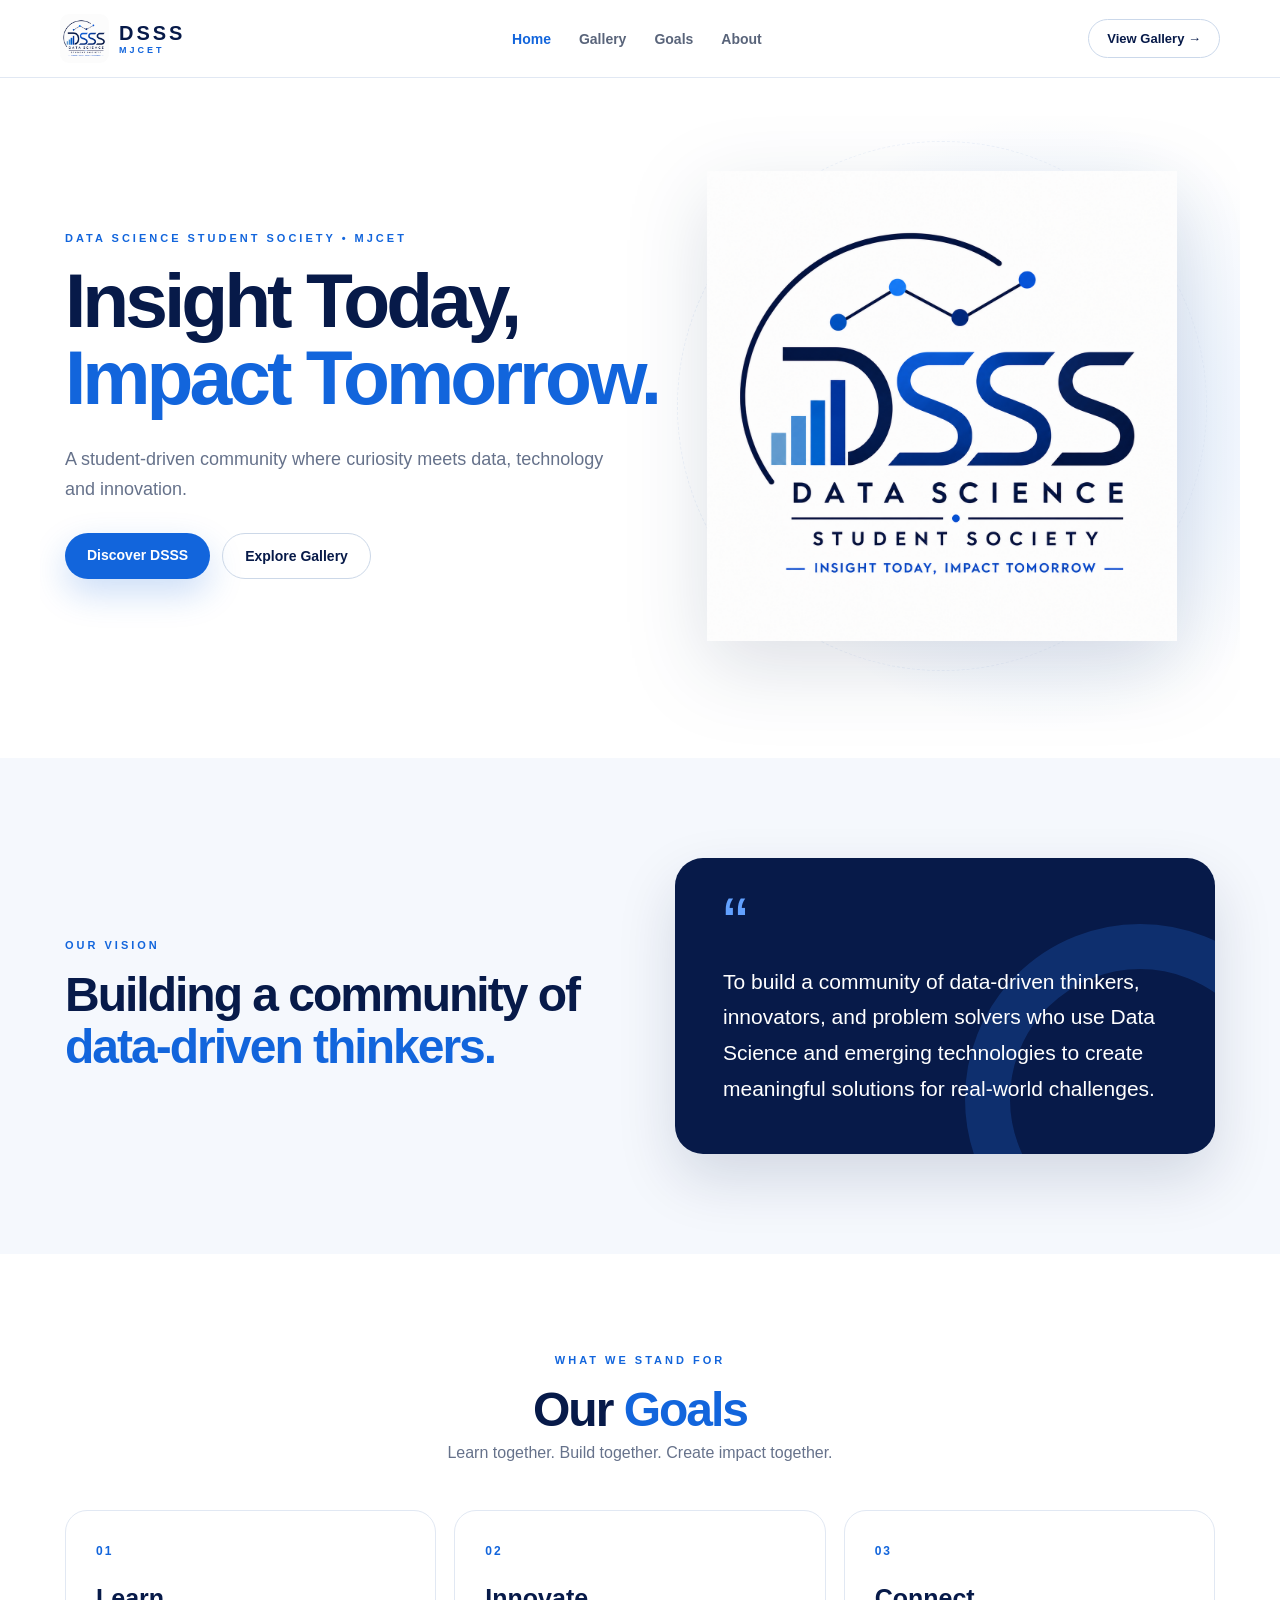
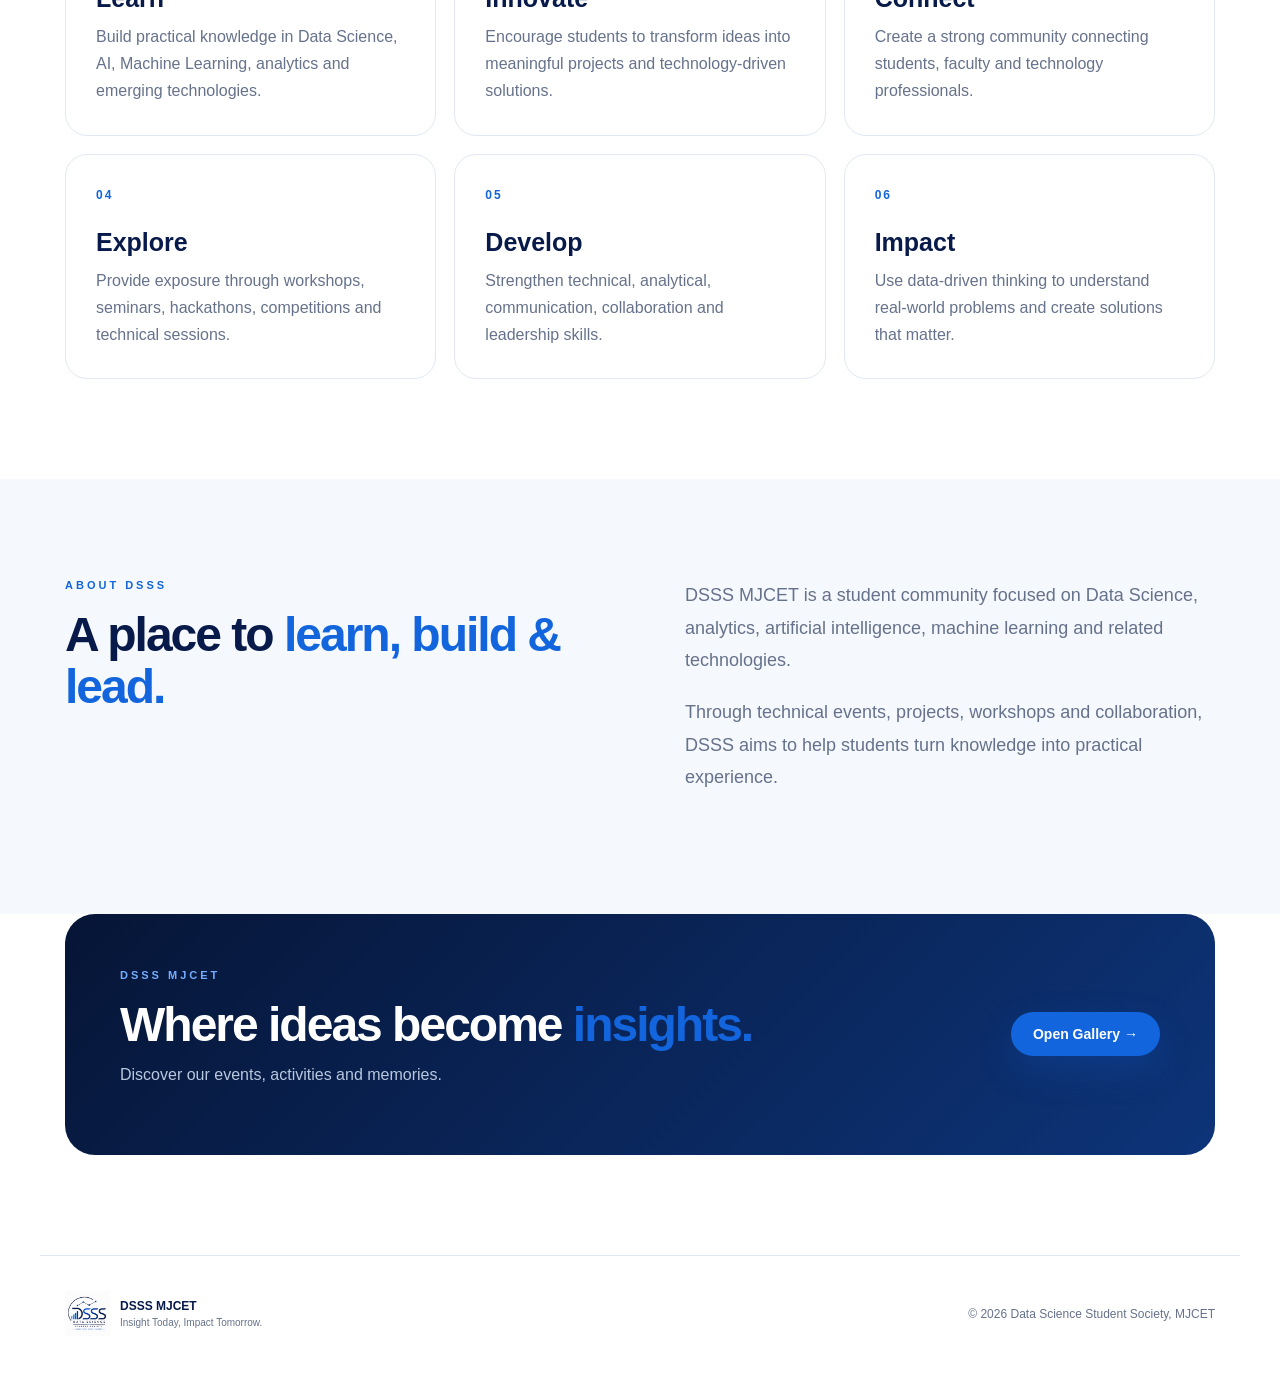
<file: index.html>
<!DOCTYPE html>
<html lang="en">
<head>
  <meta charset="UTF-8">
  <meta name="viewport" content="width=device-width, initial-scale=1.0">
  <title>DSSS MJCET | Data Science Student Society</title>
  <link rel="stylesheet" href="style.css">
</head>
<body>
  <nav class="navbar">
    <a class="brand" href="index.html">
      <img src="dsss-logo[1].jpeg" alt="DSSS MJCET Logo">
      <div><b>DSSS</b><small>MJCET</small></div>
    </a>
    <div class="navlinks">
      <a class="active" href="index.html">Home</a>
      <a href="gallery.html">Gallery</a>
      <a href="#goals">Goals</a>
      <a href="#about">About</a>
    </div>
    <a class="nav-btn" href="gallery.html">View Gallery →</a>
  </nav>

  <main>
    <section class="hero">
      <div class="hero-bg"></div>
      <div class="hero-content reveal">
        <div class="eyebrow">DATA SCIENCE STUDENT SOCIETY • MJCET</div>
        <h1>Insight Today,<br><span>Impact Tomorrow.</span></h1>
        <p class="hero-sub">
          A student-driven community where curiosity meets data,
          technology and innovation.
        </p>
        <div class="buttons">
          <a class="btn primary" href="#vision">Discover DSSS</a>
          <a class="btn secondary" href="gallery.html">Explore Gallery</a>
        </div>
      </div>

      <div class="hero-logo reveal">
        <div class="orbit"></div>
        <div class="orbit orbit2"></div>
        <img src="dsss-logo[1].jpeg" alt="Data Science Student Society MJCET">
      </div>
    </section>

    <section id="vision" class="vision section">
      <div class="section-title reveal">
        <div class="eyebrow">OUR VISION</div>
        <h2>Building a community of <span>data-driven thinkers.</span></h2>
      </div>
      <div class="vision-card reveal">
        <div class="quote">“</div>
        <p>
          To build a community of data-driven thinkers, innovators, and
          problem solvers who use Data Science and emerging technologies
          to create meaningful solutions for real-world challenges.
        </p>
      </div>
    </section>

    <section id="goals" class="section goals">
      <div class="center-title reveal">
        <div class="eyebrow">WHAT WE STAND FOR</div>
        <h2>Our <span>Goals</span></h2>
        <p>Learn together. Build together. Create impact together.</p>
      </div>

      <div class="goal-grid">
        <article class="goal reveal"><span>01</span><h3>Learn</h3><p>Build practical knowledge in Data Science, AI, Machine Learning, analytics and emerging technologies.</p></article>
        <article class="goal reveal"><span>02</span><h3>Innovate</h3><p>Encourage students to transform ideas into meaningful projects and technology-driven solutions.</p></article>
        <article class="goal reveal"><span>03</span><h3>Connect</h3><p>Create a strong community connecting students, faculty and technology professionals.</p></article>
        <article class="goal reveal"><span>04</span><h3>Explore</h3><p>Provide exposure through workshops, seminars, hackathons, competitions and technical sessions.</p></article>
        <article class="goal reveal"><span>05</span><h3>Develop</h3><p>Strengthen technical, analytical, communication, collaboration and leadership skills.</p></article>
        <article class="goal reveal"><span>06</span><h3>Impact</h3><p>Use data-driven thinking to understand real-world problems and create solutions that matter.</p></article>
      </div>
    </section>

    <section id="about" class="about section">
      <div>
        <div class="eyebrow">ABOUT DSSS</div>
        <h2>A place to <span>learn, build & lead.</span></h2>
      </div>
      <div>
        <p>
          DSSS MJCET is a student community focused on Data Science,
          analytics, artificial intelligence, machine learning and related
          technologies.
        </p>
        <p>
          Through technical events, projects, workshops and collaboration,
          DSSS aims to help students turn knowledge into practical experience.
        </p>
      </div>
    </section>

    <section class="cta">
      <div>
        <div class="eyebrow">DSSS MJCET</div>
        <h2>Where ideas become <span>insights.</span></h2>
        <p>Discover our events, activities and memories.</p>
      </div>
      <a class="btn primary" href="gallery.html">Open Gallery →</a>
    </section>
  </main>

  <footer>
    <div class="footer-brand">
      <img src="dsss-logo[1].jpeg" alt="">
      <div><b>DSSS MJCET</b><small>Insight Today, Impact Tomorrow.</small></div>
    </div>
    <p>© <span id="year"></span> Data Science Student Society, MJCET</p>
  </footer>

  <script src="script.js"></script>
</body>
</html>
</file>
<file: style.css>
:root{
  --navy:#071a49;--blue:#1265dc;--bright:#2b7cf0;--text:#0a1735;
  --muted:#66728b;--line:#e1e8f3;--light:#f5f8fd;--white:#fff
}
*{box-sizing:border-box}html{scroll-behavior:smooth}
body{margin:0;color:var(--text);background:#fff;font-family:Inter,Arial,Helvetica,sans-serif}
a{text-decoration:none;color:inherit}.navbar{height:78px;position:sticky;top:0;z-index:100;
background:rgba(255,255,255,.9);backdrop-filter:blur(18px);border-bottom:1px solid var(--line)}
.navbar{display:flex;align-items:center;justify-content:space-between;padding:0 max(22px,calc((100vw - 1160px)/2));gap:25px}
.brand{display:flex;align-items:center;gap:10px}.brand img{width:49px;height:49px;object-fit:contain;border-radius:9px}
.brand b{display:block;color:var(--navy);font-size:20px;letter-spacing:3px}.brand small{display:block;color:var(--blue);font-size:9px;font-weight:800;letter-spacing:3px}
.navlinks{display:flex;gap:28px;font-size:14px;font-weight:700;color:#59647a}.navlinks a:hover,.navlinks .active{color:var(--blue)}
.nav-btn{padding:11px 18px;border:1px solid #cbd8ea;border-radius:50px;font-size:13px;font-weight:800;color:var(--navy)}
.hero{max-width:1200px;min-height:680px;margin:auto;padding:65px 25px 90px;display:grid;grid-template-columns:1.05fr .95fr;align-items:center;position:relative;overflow:hidden}
.hero-bg{position:absolute;width:650px;height:650px;right:-130px;top:20px;border-radius:50%;background:radial-gradient(circle,rgba(35,120,238,.17),transparent 67%)}
.eyebrow{font-size:11px;letter-spacing:3px;font-weight:900;color:var(--blue);margin-bottom:18px}
.hero h1{font-size:clamp(50px,6vw,80px);line-height:1;letter-spacing:-4px;margin:0;color:var(--navy)}
.hero h1 span,h2 span,.page-head h1 span,.cta h2 span{color:var(--blue)}
.hero-sub{font-size:18px;line-height:1.7;color:var(--muted);max-width:570px;margin:28px 0}
.buttons{display:flex;gap:12px;flex-wrap:wrap}.btn{display:inline-flex;padding:14px 22px;border-radius:50px;font-weight:800;font-size:14px}
.primary{background:var(--blue);color:#fff;box-shadow:0 14px 35px rgba(18,101,220,.22)}.secondary{border:1px solid #ccd8e8;color:var(--navy)}
.hero-logo{position:relative;display:flex;justify-content:center;align-items:center}.hero-logo img{width:min(470px,85vw);position:relative;z-index:3;filter:drop-shadow(0 25px 40px rgba(7,26,73,.14))}
.orbit{position:absolute;width:460px;height:460px;border:1px solid #dce6f5;border-radius:50%;animation:spin 18s linear infinite}
.orbit2{width:530px;height:530px;border-style:dashed;opacity:.45;animation-direction:reverse;animation-duration:25s}
@keyframes spin{to{transform:rotate(360deg)}}
.section{max-width:1200px;margin:auto;padding:100px 25px}.vision{max-width:none;background:var(--light);display:grid;grid-template-columns:1fr 1fr;gap:70px;align-items:center;padding-left:max(25px,calc((100vw - 1150px)/2));padding-right:max(25px,calc((100vw - 1150px)/2))}
h2{font-size:48px;line-height:1.08;letter-spacing:-2px;color:var(--navy);margin:0}
.vision-card{background:var(--navy);color:#fff;border-radius:28px;padding:48px;position:relative;overflow:hidden;box-shadow:0 25px 60px rgba(7,26,73,.14)}
.vision-card:after{content:"";position:absolute;width:260px;height:260px;border:45px solid rgba(43,124,240,.22);border-radius:50%;right:-100px;bottom:-120px}
.quote{font-size:75px;color:#62a1ff;line-height:.5}.vision-card p{font-size:21px;line-height:1.7;margin:20px 0 0;position:relative;z-index:2}
.center-title{text-align:center}.center-title>p:last-child{color:var(--muted);margin-top:8px}.goal-grid{display:grid;grid-template-columns:repeat(3,1fr);gap:18px;margin-top:48px}
.goal{border:1px solid var(--line);border-radius:22px;padding:30px;transition:.25s;background:#fff}.goal:hover{transform:translateY(-6px);box-shadow:0 20px 45px rgba(7,26,73,.08);border-color:#c4d7f2}
.goal>span{color:var(--blue);font-size:12px;font-weight:900;letter-spacing:2px}.goal h3{font-size:25px;margin:25px 0 10px;color:var(--navy)}.goal p{color:var(--muted);line-height:1.7;margin:0}
.about{display:grid;grid-template-columns:1fr 1fr;gap:90px;background:var(--light);max-width:none;padding-left:max(25px,calc((100vw - 1150px)/2));padding-right:max(25px,calc((100vw - 1150px)/2))}
.about p{font-size:18px;line-height:1.8;color:var(--muted);margin:0 0 20px}.cta{max-width:1150px;margin:0 auto 100px;padding:55px;border-radius:30px;background:linear-gradient(135deg,#061536,#0d3479);color:#fff;display:flex;justify-content:space-between;align-items:center;gap:30px}
.cta h2{color:#fff;margin:0 0 10px}.cta p{color:#b9c8df}.cta .eyebrow{color:#73adff}
footer{max-width:1200px;margin:auto;padding:35px 25px 45px;border-top:1px solid var(--line);display:flex;justify-content:space-between;align-items:center;color:var(--muted);font-size:12px}
.footer-brand{display:flex;align-items:center;gap:10px}.footer-brand img{width:45px;height:45px;object-fit:contain}.footer-brand b{display:block;color:var(--navy)}.footer-brand small{display:block;margin-top:4px}
.page-head{text-align:center;padding:105px 25px 85px;background:linear-gradient(135deg,#f6f9ff,#eaf2ff);border-bottom:1px solid var(--line)}
.page-head h1{font-size:65px;letter-spacing:-3px;margin:0 0 16px;color:var(--navy)}.page-head p{color:var(--muted);font-size:18px}
.gallery-top{display:flex;justify-content:space-between;align-items:end;margin-bottom:38px}.gallery-top h2{font-size:43px}.upload-demo{background:var(--blue);color:#fff;padding:13px 19px;border-radius:50px;font-size:13px;font-weight:800;cursor:pointer;box-shadow:0 10px 25px rgba(18,101,220,.2)}
.photo-grid{display:grid;grid-template-columns:2fr 1fr 1fr;grid-auto-rows:190px;gap:9px}
.photo-card{border-radius:18px;overflow:hidden;display:flex;align-items:flex-end;padding:18px;color:rgba(255,255,255,.75);font-size:10px;font-weight:900;letter-spacing:2px;position:relative;background-size:cover;background-position:center}
.photo-card:first-child{grid-row:span 2}.photo-one{background:linear-gradient(135deg,#071a49,#1265dc)}.photo-two{background:linear-gradient(135deg,#0c2c68,#2b7cf0)}
.photo-three{background:linear-gradient(135deg,#092449,#164f9c)}.photo-four{background:linear-gradient(135deg,#071a49,#286cc8)}.photo-five{background:linear-gradient(135deg,#07152f,#164a99)}.photo-six{background:linear-gradient(135deg,#0a2551,#3681ed)}
.gallery-note{margin-top:45px;padding:25px;border:1px solid #dce7f7;background:#f4f8ff;border-radius:18px}.gallery-note p{color:var(--muted);line-height:1.7;margin:7px 0 0}
.uploaded{background-size:cover!important;background-position:center!important}.reveal{opacity:0;transform:translateY(18px);transition:opacity .7s ease,transform .7s ease}.reveal.show{opacity:1;transform:none}
@media(max-width:850px){.navlinks{display:none}.hero{grid-template-columns:1fr;text-align:center}.hero-logo{order:-1}.hero-logo img{width:310px}.orbit{width:320px;height:320px}.orbit2{width:370px;height:370px}.hero-sub{margin-left:auto;margin-right:auto}.buttons{justify-content:center}.vision,.about{grid-template-columns:1fr;gap:35px}.goal-grid{grid-template-columns:1fr 1fr}.cta{margin-left:18px;margin-right:18px;flex-direction:column;align-items:flex-start}}
@media(max-width:560px){.nav-btn{display:none}.hero h1{font-size:46px}.section{padding:70px 20px}h2,.page-head h1{font-size:40px}.goal-grid{grid-template-columns:1fr}.photo-grid{grid-template-columns:1fr 1fr;grid-auto-rows:150px}.photo-card:first-child{grid-row:span 1}.gallery-top{align-items:flex-start;gap:15px}.gallery-top h2{font-size:35px}.page-head{padding:75px 20px}.footer{flex-direction:column;align-items:flex-start;gap:20px}}
</file>
